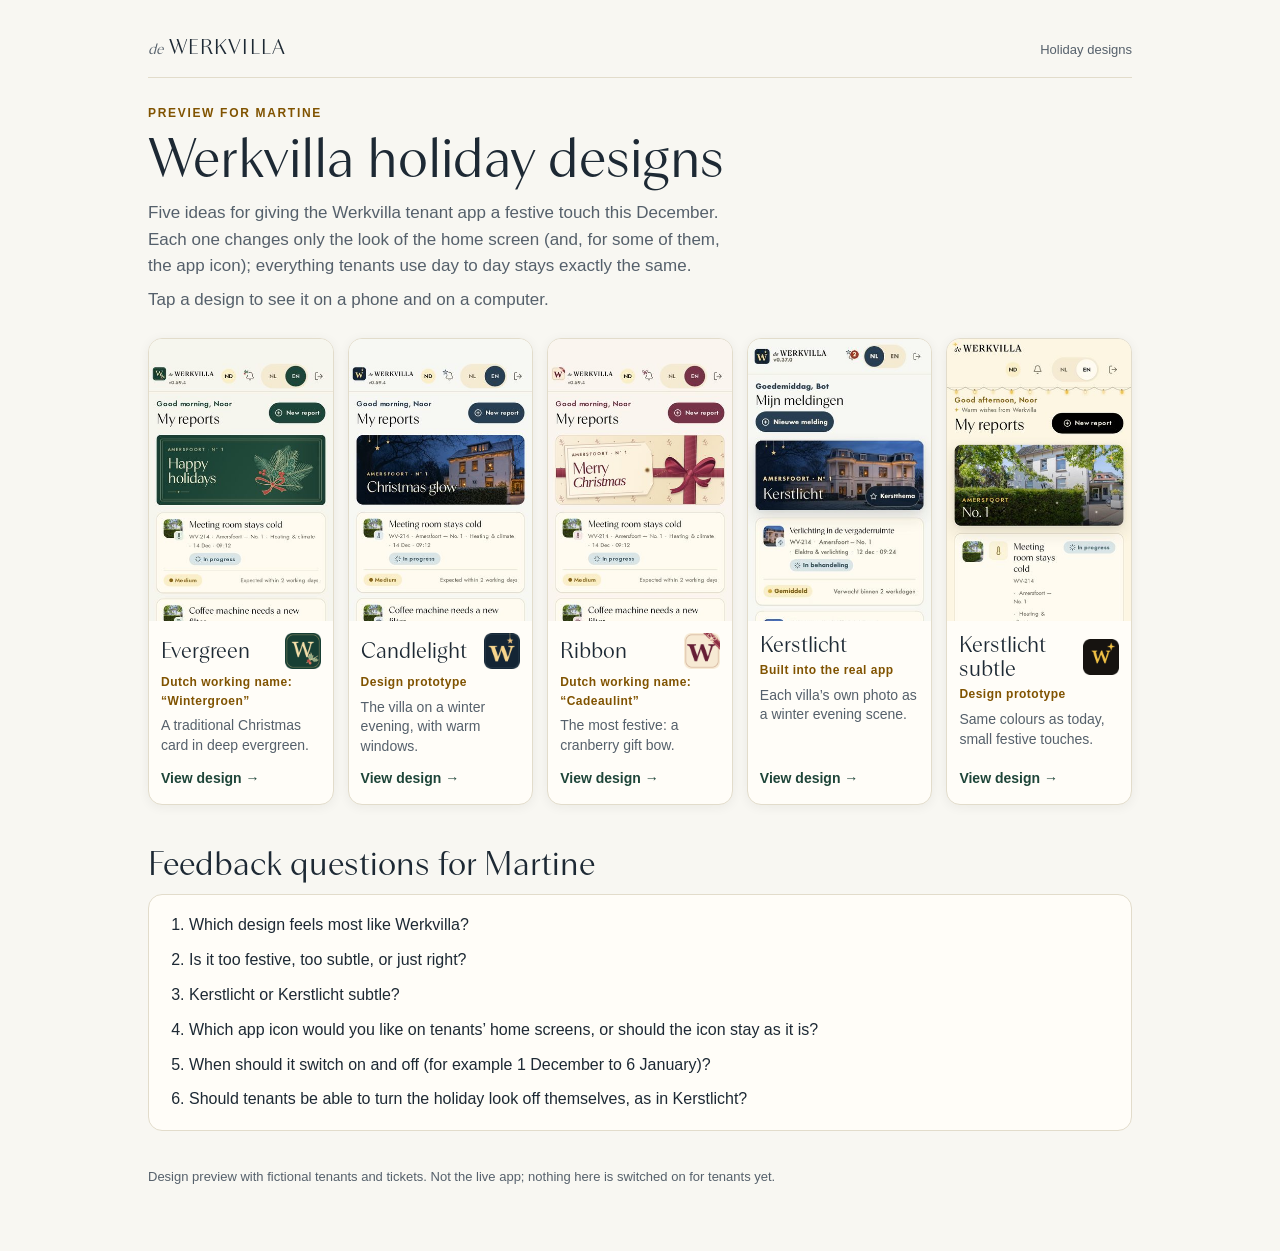
<file: index.html>
<!doctype html>
<html lang="en">
<head>
<meta charset="utf-8">
<meta name="viewport" content="width=device-width, initial-scale=1, viewport-fit=cover">
<meta name="robots" content="noindex,nofollow">
<meta name="referrer" content="no-referrer">
<meta name="theme-color" content="#f8f7f2">
<title>Werkvilla holiday designs — preview for Martine</title>
<link rel="stylesheet" href="style.css">
</head>
<body>
<div class="wrap">
<a class="brand" href="index.html"><i>de</i><b>WERKVILLA</b><span>Holiday designs</span></a>
<p class="eyebrow">Preview for Martine</p>
<h1>Werkvilla holiday designs</h1>
<p class="lead">Five ideas for giving the Werkvilla tenant app a festive touch this December. Each one changes only the look of the home screen (and, for some of them, the app icon); everything tenants use day to day stays exactly the same.</p>
<p class="lead">Tap a design to see it on a phone and on a computer.</p>
<div class="cards">
<a class="card" href="evergreen/index.html">
  <div class="shot"><img src="evergreen/thumb.jpg" alt="Evergreen design on a phone" width="360" height="779" loading="lazy"></div>
  <div class="body">
    <div class="title"><h3>Evergreen</h3><img src="assets/icons/evergreen.png" alt="" width="36" height="36"></div>
    <small>Dutch working name: “Wintergroen”</small>
    <p>A traditional Christmas card in deep evergreen.</p>
    <span class="go">View design →</span>
  </div>
</a>
<a class="card" href="candlelight/index.html">
  <div class="shot"><img src="candlelight/thumb.jpg" alt="Candlelight design on a phone" width="360" height="779" loading="lazy"></div>
  <div class="body">
    <div class="title"><h3>Candlelight</h3><img src="assets/icons/candlelight.png" alt="" width="36" height="36"></div>
    <small>Design prototype</small>
    <p>The villa on a winter evening, with warm windows.</p>
    <span class="go">View design →</span>
  </div>
</a>
<a class="card" href="ribbon/index.html">
  <div class="shot"><img src="ribbon/thumb.jpg" alt="Ribbon design on a phone" width="360" height="779" loading="lazy"></div>
  <div class="body">
    <div class="title"><h3>Ribbon</h3><img src="assets/icons/ribbon.png" alt="" width="36" height="36"></div>
    <small>Dutch working name: “Cadeaulint”</small>
    <p>The most festive: a cranberry gift bow.</p>
    <span class="go">View design →</span>
  </div>
</a>
<a class="card" href="kerstlicht/index.html">
  <div class="shot"><img src="kerstlicht/thumb.jpg" alt="Kerstlicht design on a phone" width="360" height="779" loading="lazy"></div>
  <div class="body">
    <div class="title"><h3>Kerstlicht</h3></div>
    <small>Built into the real app</small>
    <p>Each villa’s own photo as a winter evening scene.</p>
    <span class="go">View design →</span>
  </div>
</a>
<a class="card" href="kerstlicht-subtle/index.html">
  <div class="shot"><img src="kerstlicht-subtle/thumb.jpg" alt="Kerstlicht subtle design on a phone" width="360" height="779" loading="lazy"></div>
  <div class="body">
    <div class="title"><h3>Kerstlicht subtle</h3><img src="assets/icons/kerstlicht-subtle.png" alt="" width="36" height="36"></div>
    <small>Design prototype</small>
    <p>Same colours as today, small festive touches.</p>
    <span class="go">View design →</span>
  </div>
</a>
</div>

<h2>Feedback questions for Martine</h2>
<ol class="questions">
  <li>Which design feels most like Werkvilla?</li>
  <li>Is it too festive, too subtle, or just right?</li>
  <li>Kerstlicht or Kerstlicht subtle?</li>
  <li>Which app icon would you like on tenants’ home screens, or should the icon stay as it is?</li>
  <li>When should it switch on and off (for example 1 December to 6 January)?</li>
  <li>Should tenants be able to turn the holiday look off themselves, as in Kerstlicht?</li>
</ol>
<footer>Design preview with fictional tenants and tickets. Not the live app; nothing here is switched on for tenants yet.</footer>
</div>
</body>
</html>
</file>
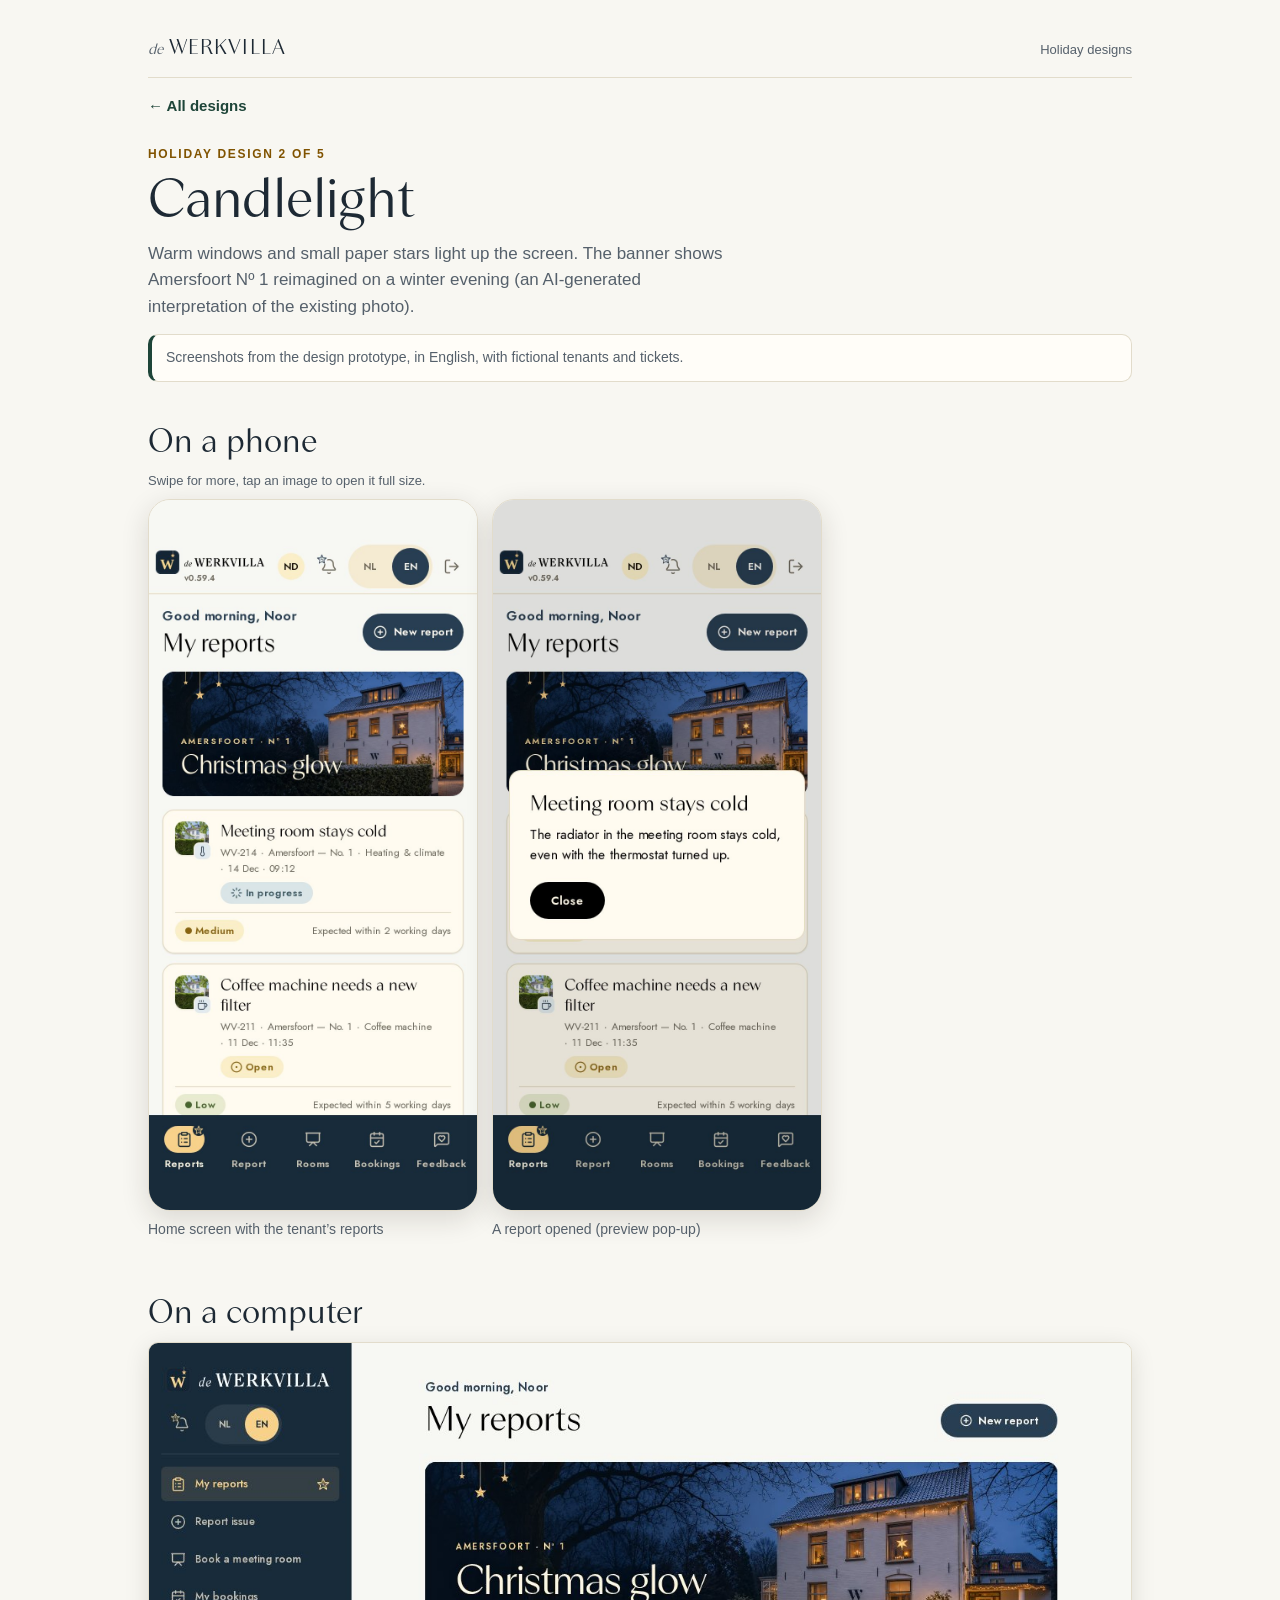
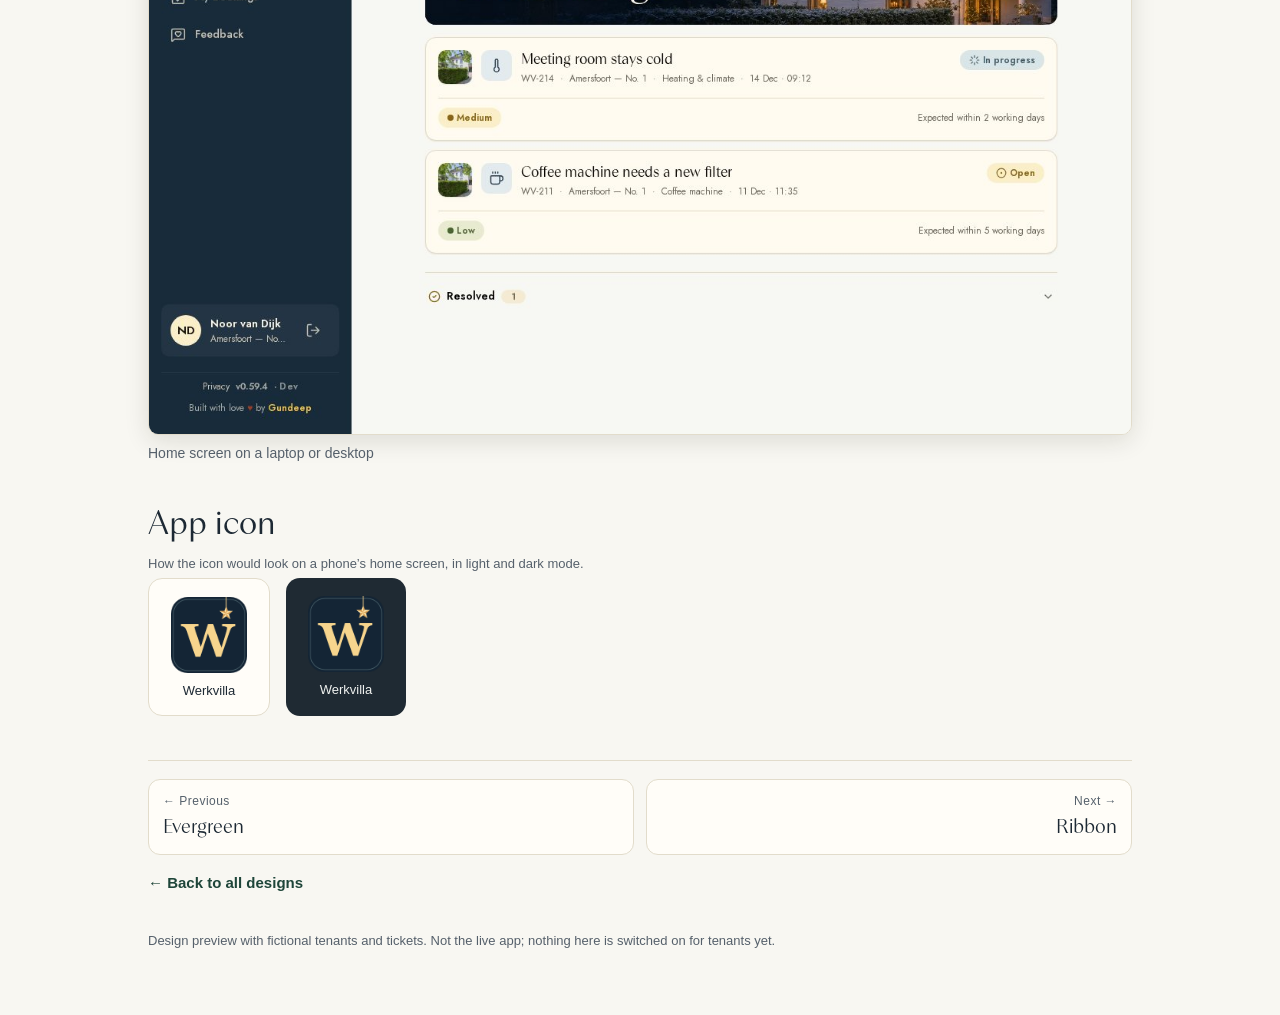
<file: candlelight/index.html>
<!doctype html>
<html lang="en">
<head>
<meta charset="utf-8">
<meta name="viewport" content="width=device-width, initial-scale=1, viewport-fit=cover">
<meta name="robots" content="noindex,nofollow">
<meta name="referrer" content="no-referrer">
<meta name="theme-color" content="#f8f7f2">
<title>Candlelight · Werkvilla holiday designs</title>
<link rel="stylesheet" href="../style.css">
</head>
<body>
<div class="wrap">
<a class="brand" href="../index.html"><i>de</i><b>WERKVILLA</b><span>Holiday designs</span></a>

<a class="back" href="../index.html">← All designs</a>
<p class="eyebrow">Holiday design 2 of 5</p>
<h1>Candlelight</h1>
<p class="lead">Warm windows and small paper stars light up the screen. The banner shows Amersfoort Nº 1 reimagined on a winter evening (an AI-generated interpretation of the existing photo).</p>
<p class="note">Screenshots from the design prototype, in English, with fictional tenants and tickets.</p>
<h2>On a phone</h2>
<p class="hint">Swipe for more, tap an image to open it full size.</p>
<div class="gallery"><figure class="phone"><a href="phone.jpg"><img src="phone.jpg" alt="Candlelight: tenant home screen on a phone" width="780" height="1688"></a><figcaption>Home screen with the tenant’s reports</figcaption></figure><figure class="phone"><a href="phone-detail.jpg"><img src="phone-detail.jpg" alt="Candlelight: a report opened on a phone" width="780" height="1688" loading="lazy"></a><figcaption>A report opened (preview pop-up)</figcaption></figure></div>
<h2>On a computer</h2>
<figure class="desktop"><a href="desktop.jpg"><img src="desktop.jpg" alt="Candlelight: tenant home screen on a computer" width="1280" height="900" loading="lazy"></a><figcaption>Home screen on a laptop or desktop</figcaption></figure>
<h2>App icon</h2>
<p class="hint">How the icon would look on a phone’s home screen, in light and dark mode.</p>
<div class="iconrow">
<div class="tile light"><img src="../assets/icons/candlelight.png" alt="Candlelight app icon" width="76" height="76">Werkvilla</div>
<div class="tile dark"><img src="../assets/icons/candlelight.png" alt="" width="76" height="76">Werkvilla</div>
</div>
<nav class="pager" aria-label="Other designs">
<a class="prev" href="../evergreen/index.html"><span>← Previous</span><b>Evergreen</b></a>
<a class="next" href="../ribbon/index.html"><span>Next →</span><b>Ribbon</b></a>
</nav>
<a class="back" href="../index.html">← Back to all designs</a>
<footer>Design preview with fictional tenants and tickets. Not the live app; nothing here is switched on for tenants yet.</footer>
</div>
</body>
</html>
</file>
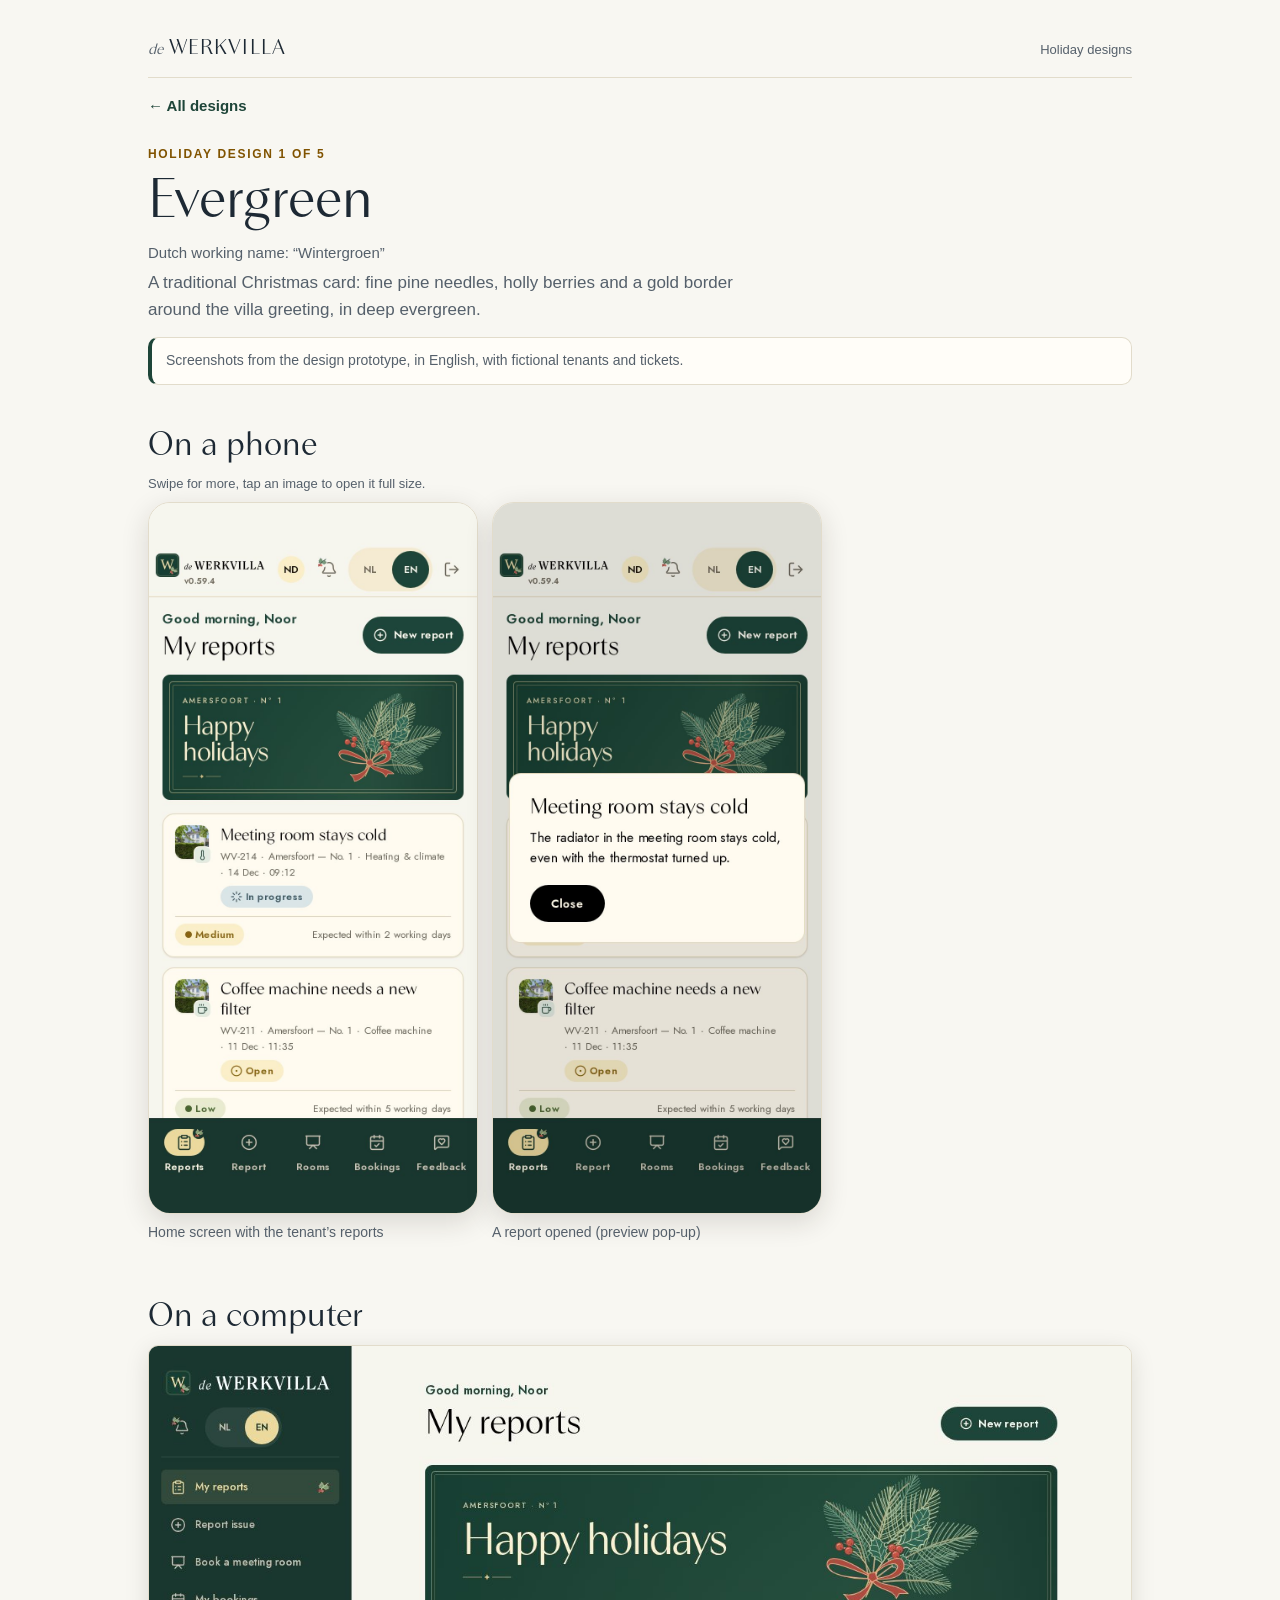
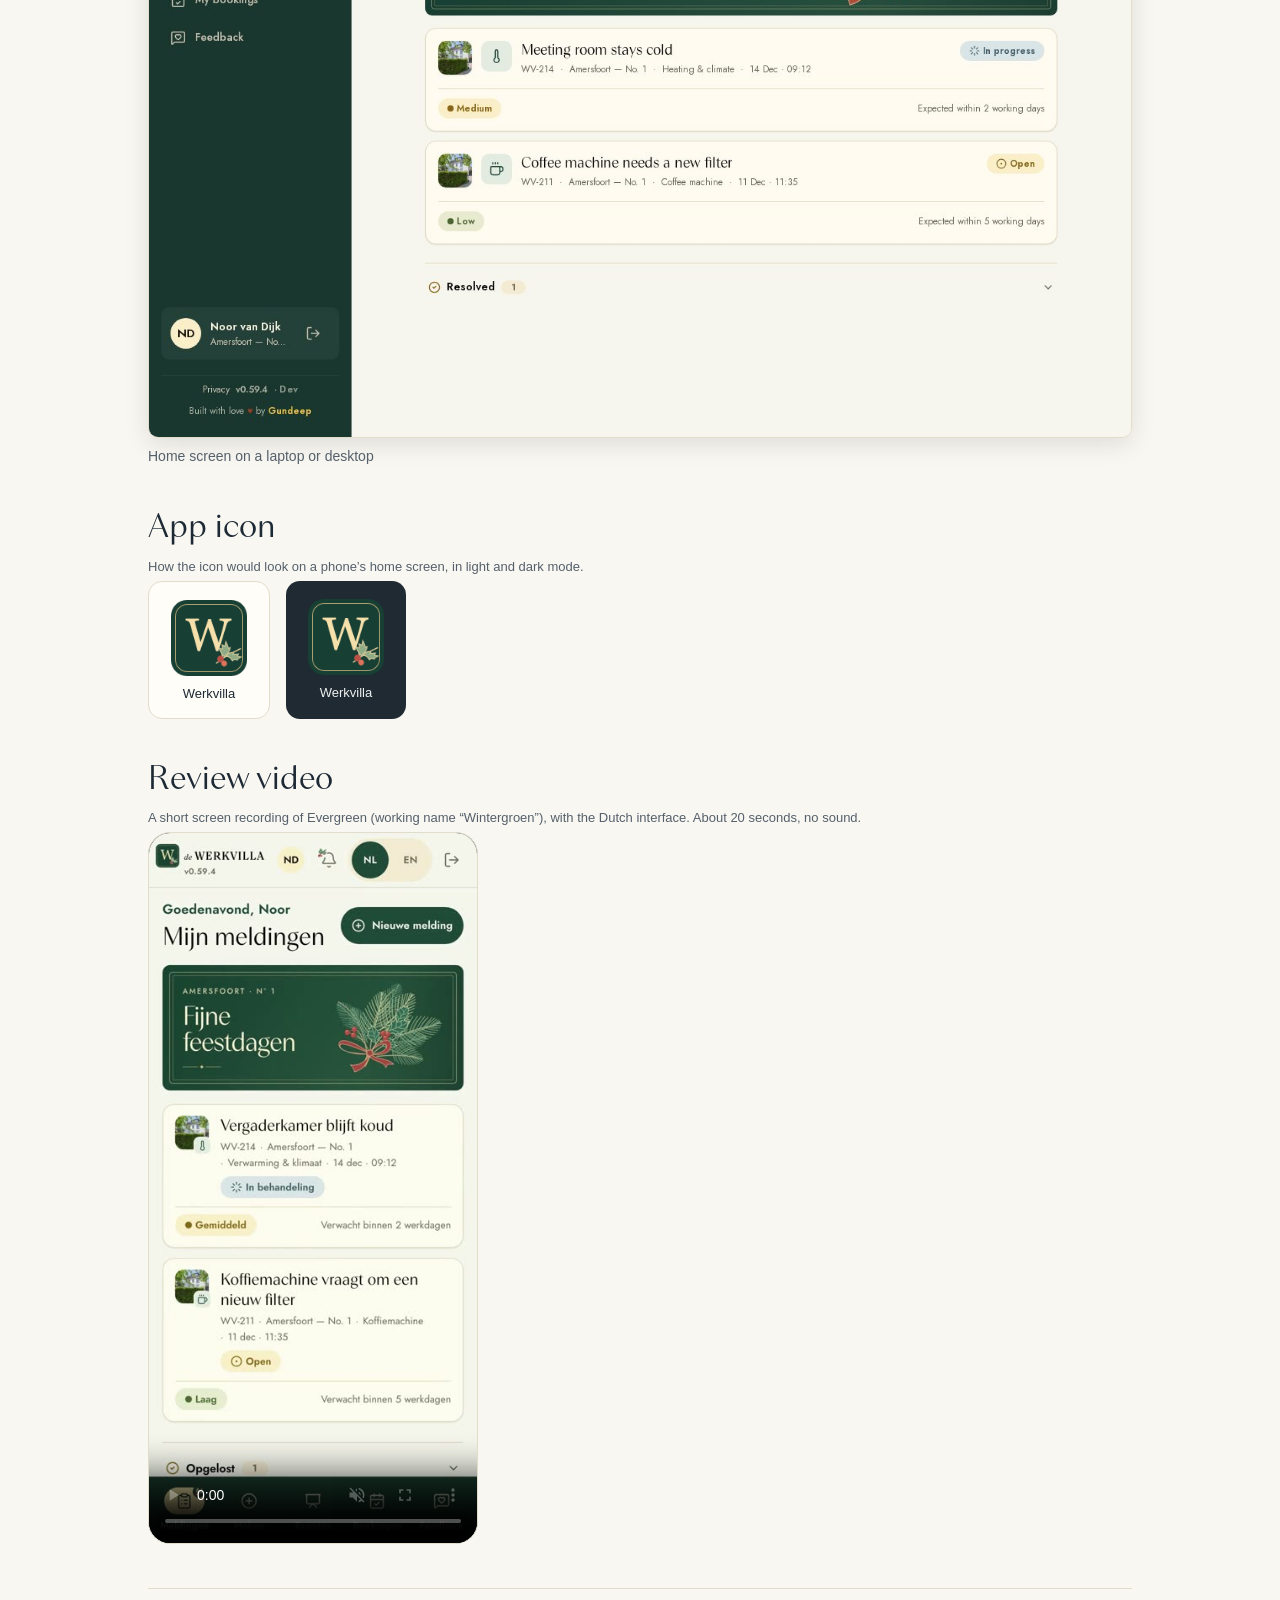
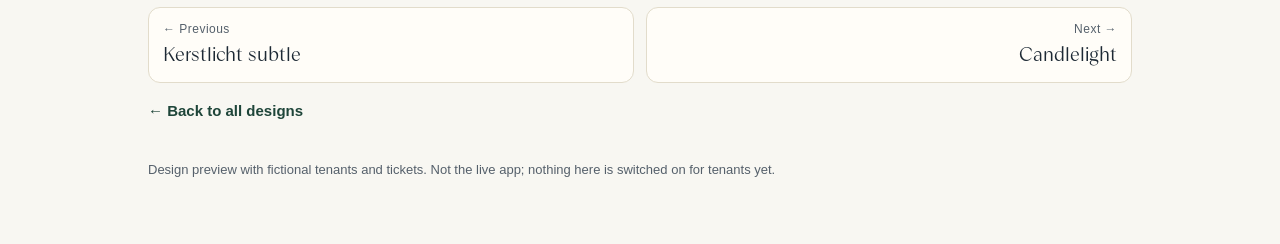
<file: evergreen/index.html>
<!doctype html>
<html lang="en">
<head>
<meta charset="utf-8">
<meta name="viewport" content="width=device-width, initial-scale=1, viewport-fit=cover">
<meta name="robots" content="noindex,nofollow">
<meta name="referrer" content="no-referrer">
<meta name="theme-color" content="#f8f7f2">
<title>Evergreen · Werkvilla holiday designs</title>
<link rel="stylesheet" href="../style.css">
</head>
<body>
<div class="wrap">
<a class="brand" href="../index.html"><i>de</i><b>WERKVILLA</b><span>Holiday designs</span></a>

<a class="back" href="../index.html">← All designs</a>
<p class="eyebrow">Holiday design 1 of 5</p>
<h1>Evergreen</h1>
<p class="dutch">Dutch working name: “Wintergroen”</p>
<p class="lead">A traditional Christmas card: fine pine needles, holly berries and a gold border around the villa greeting, in deep evergreen.</p>
<p class="note">Screenshots from the design prototype, in English, with fictional tenants and tickets.</p>
<h2>On a phone</h2>
<p class="hint">Swipe for more, tap an image to open it full size.</p>
<div class="gallery"><figure class="phone"><a href="phone.jpg"><img src="phone.jpg" alt="Evergreen: tenant home screen on a phone" width="780" height="1688"></a><figcaption>Home screen with the tenant’s reports</figcaption></figure><figure class="phone"><a href="phone-detail.jpg"><img src="phone-detail.jpg" alt="Evergreen: a report opened on a phone" width="780" height="1688" loading="lazy"></a><figcaption>A report opened (preview pop-up)</figcaption></figure></div>
<h2>On a computer</h2>
<figure class="desktop"><a href="desktop.jpg"><img src="desktop.jpg" alt="Evergreen: tenant home screen on a computer" width="1280" height="900" loading="lazy"></a><figcaption>Home screen on a laptop or desktop</figcaption></figure>
<h2>App icon</h2>
<p class="hint">How the icon would look on a phone’s home screen, in light and dark mode.</p>
<div class="iconrow">
<div class="tile light"><img src="../assets/icons/evergreen.png" alt="Evergreen app icon" width="76" height="76">Werkvilla</div>
<div class="tile dark"><img src="../assets/icons/evergreen.png" alt="" width="76" height="76">Werkvilla</div>
</div>
<h2>Review video</h2>
<p class="hint">A short screen recording of Evergreen (working name “Wintergroen”), with the Dutch interface. About 20 seconds, no sound.</p>
<figure class="video"><video controls playsinline muted preload="metadata" poster="review-poster.jpg" width="390" height="844">
<source src="review.mp4" type="video/mp4">
Your browser can’t play this video. <a href="review.mp4">Download it</a> instead.
</video></figure>
<nav class="pager" aria-label="Other designs">
<a class="prev" href="../kerstlicht-subtle/index.html"><span>← Previous</span><b>Kerstlicht subtle</b></a>
<a class="next" href="../candlelight/index.html"><span>Next →</span><b>Candlelight</b></a>
</nav>
<a class="back" href="../index.html">← Back to all designs</a>
<footer>Design preview with fictional tenants and tickets. Not the live app; nothing here is switched on for tenants yet.</footer>
</div>
</body>
</html>
</file>
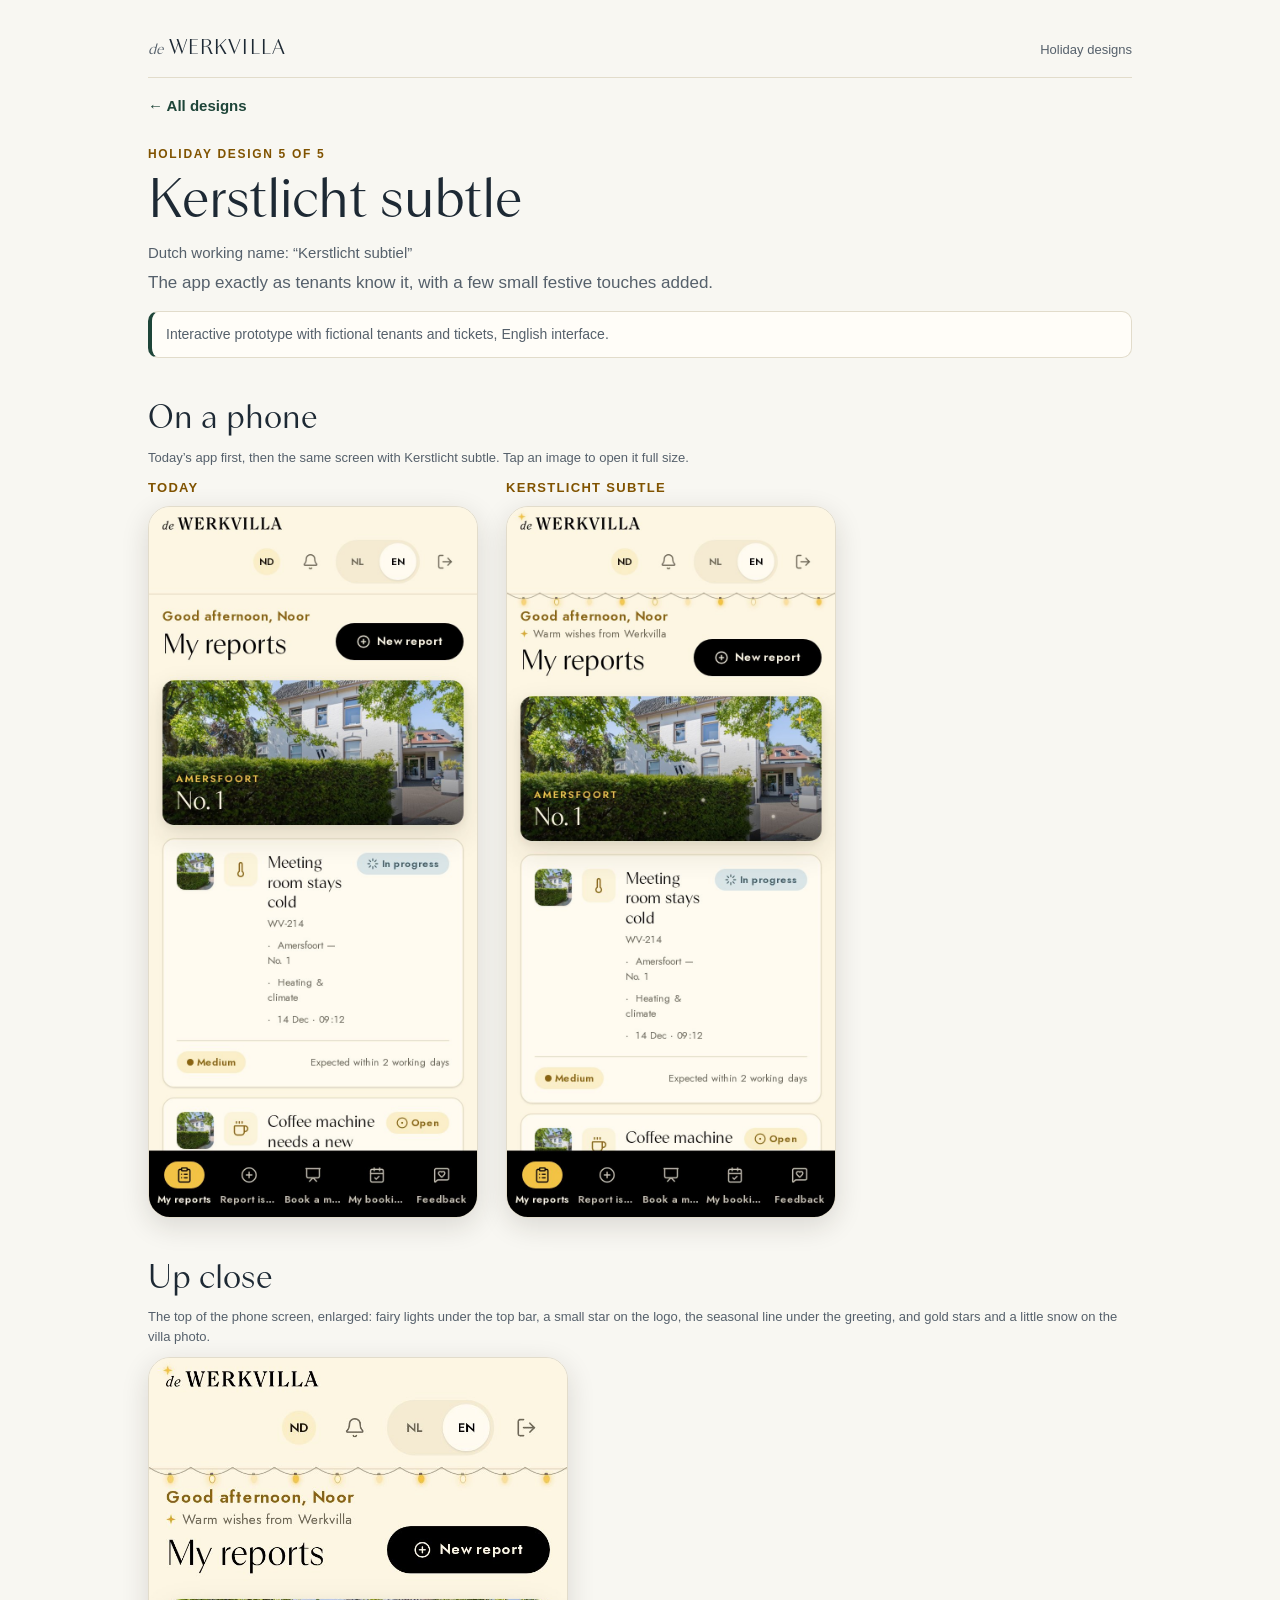
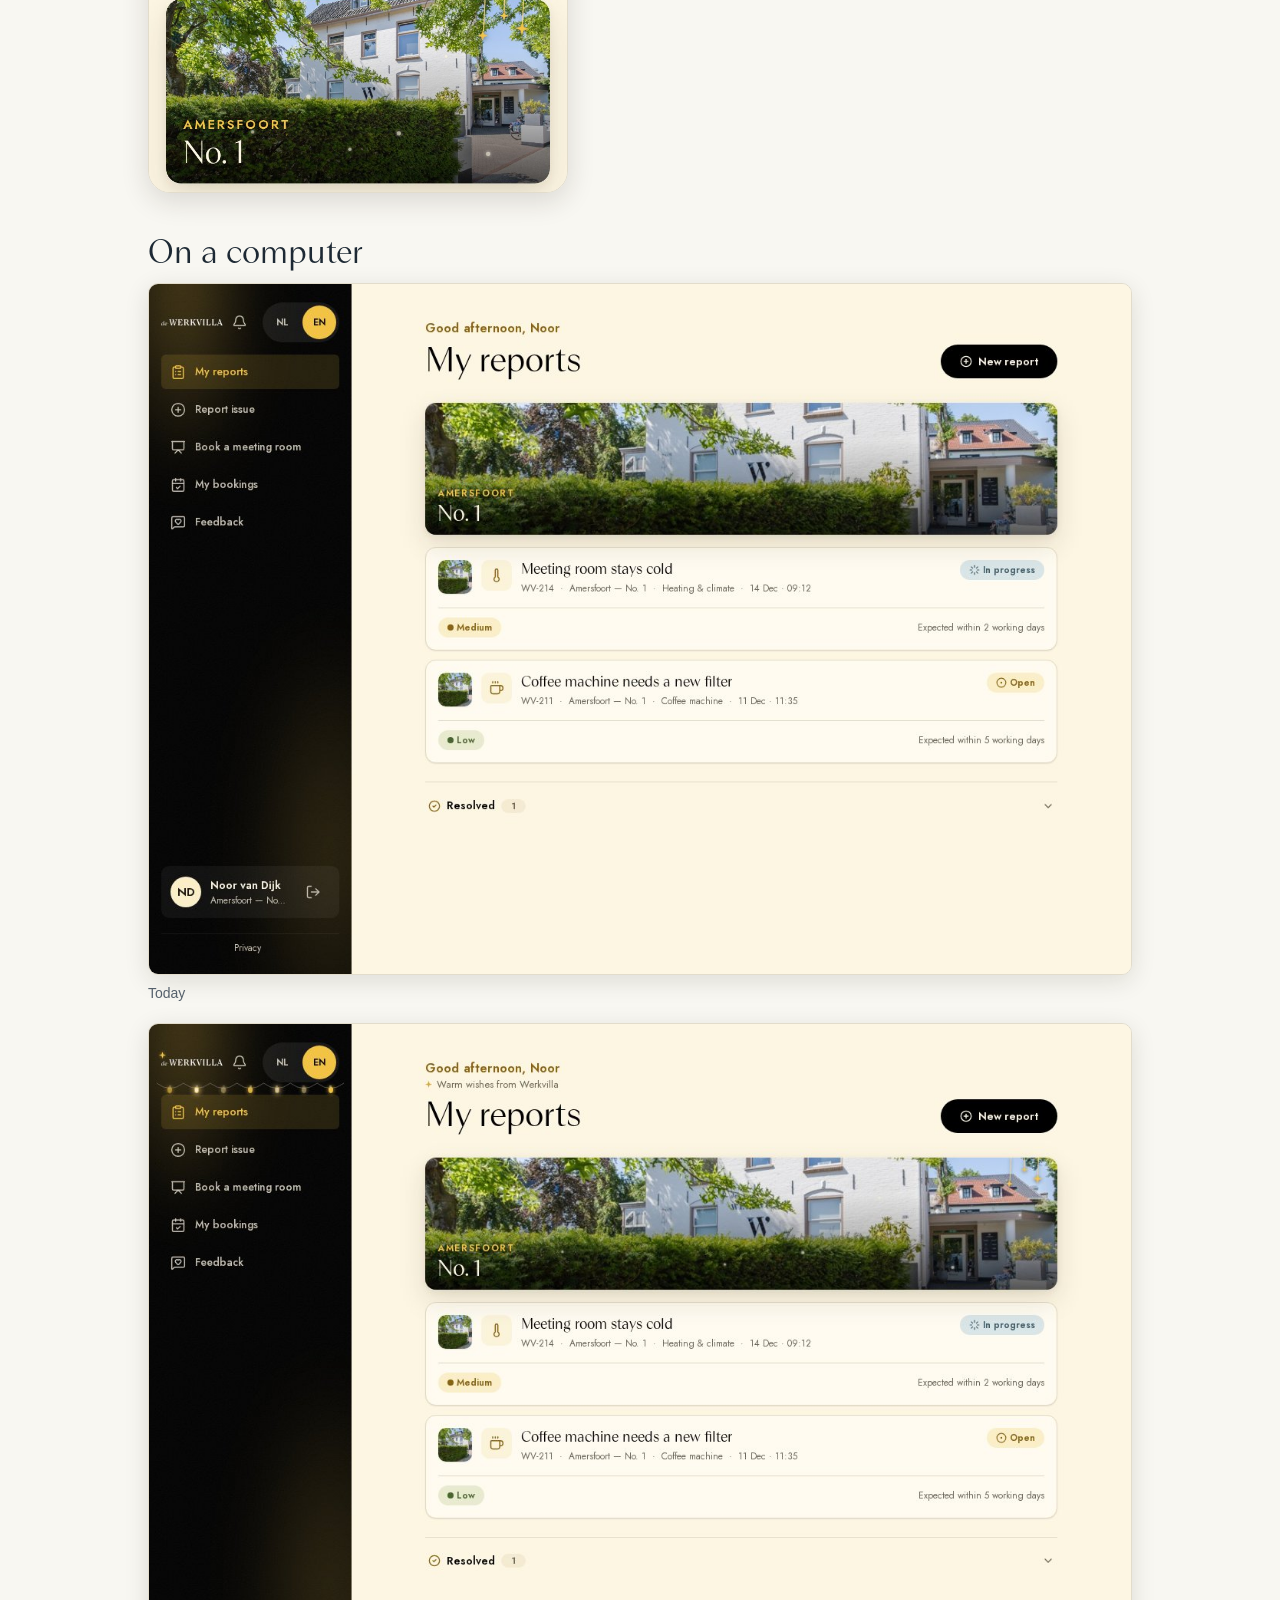
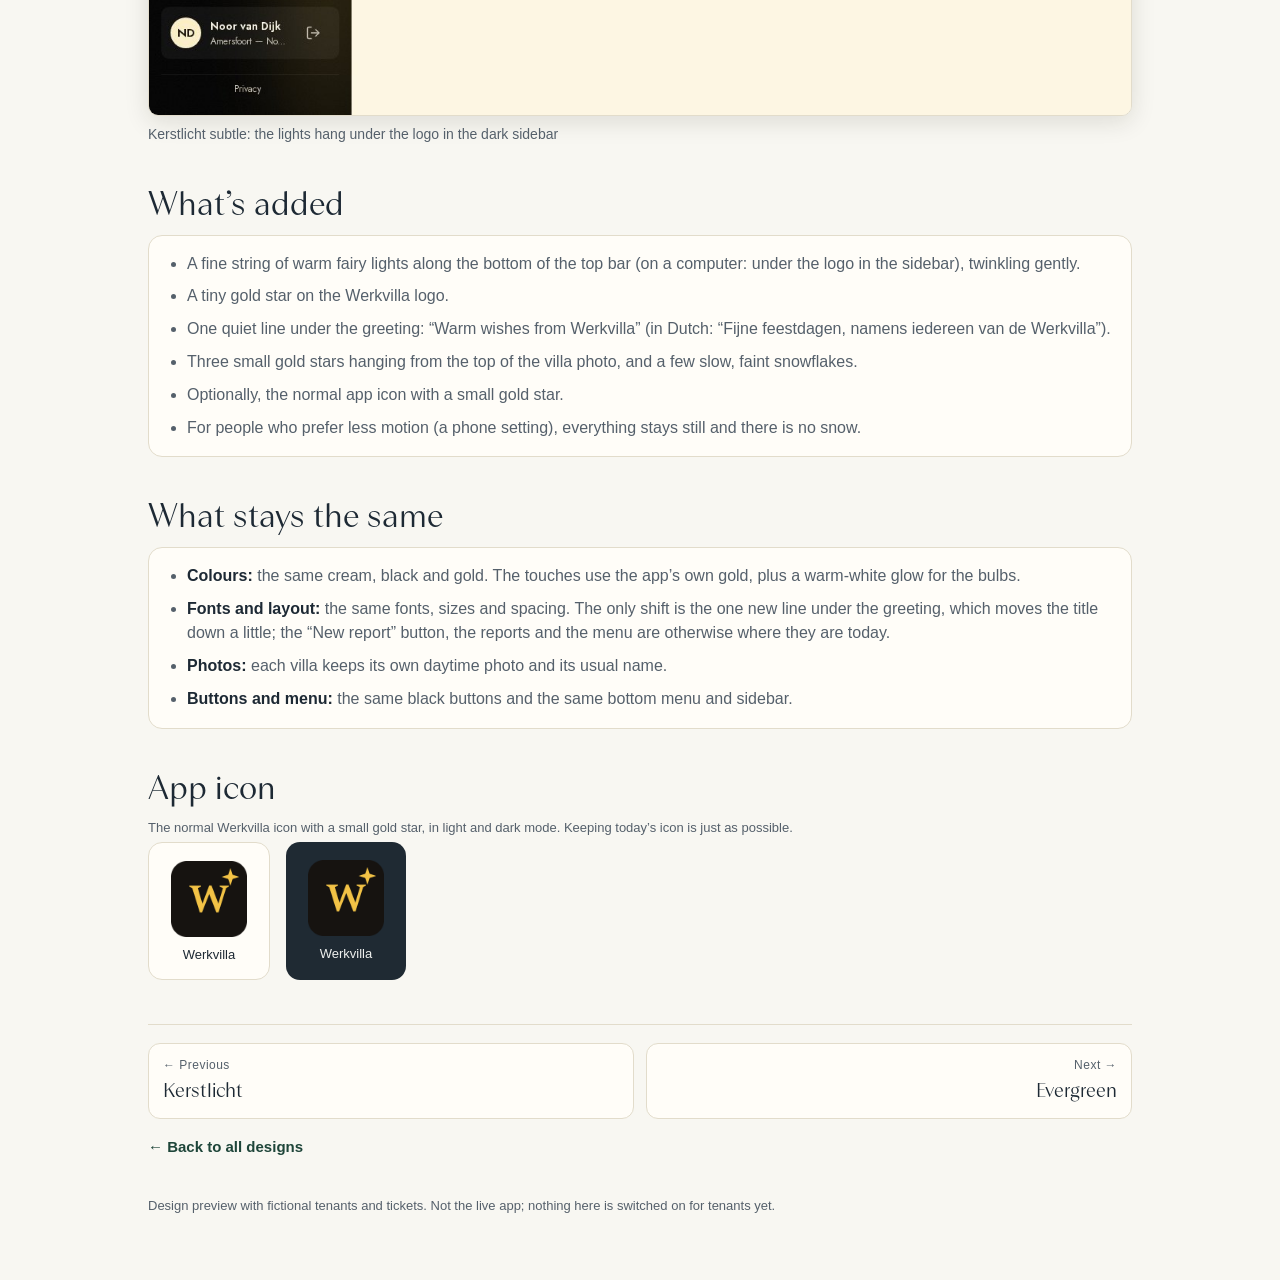
<file: kerstlicht-subtle/index.html>
<!doctype html>
<html lang="en">
<head>
<meta charset="utf-8">
<meta name="viewport" content="width=device-width, initial-scale=1, viewport-fit=cover">
<meta name="robots" content="noindex,nofollow">
<meta name="referrer" content="no-referrer">
<meta name="theme-color" content="#f8f7f2">
<title>Kerstlicht subtle · Werkvilla holiday designs</title>
<link rel="stylesheet" href="../style.css">
</head>
<body>
<div class="wrap">
<a class="brand" href="../index.html"><i>de</i><b>WERKVILLA</b><span>Holiday designs</span></a>

<a class="back" href="../index.html">← All designs</a>
<p class="eyebrow">Holiday design 5 of 5</p>
<h1>Kerstlicht subtle</h1>
<p class="dutch">Dutch working name: “Kerstlicht subtiel”</p>
<p class="lead">The app exactly as tenants know it, with a few small festive touches added.</p>
<p class="note">Interactive prototype with fictional tenants and tickets, English interface.</p>
<h2>On a phone</h2>
<p class="hint">Today’s app first, then the same screen with Kerstlicht subtle. Tap an image to open it full size.</p>
<div class="compare">
<figure class="phone"><figcaption>Today</figcaption><a href="phone-today.jpg"><img src="phone-today.jpg" alt="Today: tenant home screen on a phone, without holiday touches" width="780" height="1688"></a></figure>
<figure class="phone"><figcaption>Kerstlicht subtle</figcaption><a href="phone.jpg"><img src="phone.jpg" alt="Kerstlicht subtle: the same tenant home screen with fairy lights, a star on the logo, a seasonal greeting and hanging stars on the villa photo" width="780" height="1688"></a></figure>
</div>
<h2>Up close</h2>
<p class="hint">The top of the phone screen, enlarged: fairy lights under the top bar, a small star on the logo, the seasonal line under the greeting, and gold stars and a little snow on the villa photo.</p>
<figure class="phone detail"><a href="phone-detail.jpg"><img src="phone-detail.jpg" alt="Kerstlicht subtle: close-up of the top bar, greeting and villa photo on a phone" width="780" height="810" loading="lazy"></a></figure>
<h2>On a computer</h2>
<figure class="desktop"><a href="desktop-today.jpg"><img src="desktop-today.jpg" alt="Today: tenant home screen on a computer, without holiday touches" width="1280" height="900" loading="lazy"></a><figcaption>Today</figcaption></figure>
<div style="height:18px"></div>
<figure class="desktop"><a href="desktop.jpg"><img src="desktop.jpg" alt="Kerstlicht subtle: tenant home screen on a computer, with fairy lights under the logo in the sidebar" width="1280" height="900" loading="lazy"></a><figcaption>Kerstlicht subtle: the lights hang under the logo in the dark sidebar</figcaption></figure>
<h2>What’s added</h2>
<ul class="points">
  <li>A fine string of warm fairy lights along the bottom of the top bar (on a computer: under the logo in the sidebar), twinkling gently.</li>
  <li>A tiny gold star on the Werkvilla logo.</li>
  <li>One quiet line under the greeting: “Warm wishes from Werkvilla” (in Dutch: “Fijne feestdagen, namens iedereen van de Werkvilla”).</li>
  <li>Three small gold stars hanging from the top of the villa photo, and a few slow, faint snowflakes.</li>
  <li>Optionally, the normal app icon with a small gold star.</li>
  <li>For people who prefer less motion (a phone setting), everything stays still and there is no snow.</li>
</ul>
<h2>What stays the same</h2>
<ul class="points">
  <li><b>Colours:</b> the same cream, black and gold. The touches use the app’s own gold, plus a warm-white glow for the bulbs.</li>
  <li><b>Fonts and layout:</b> the same fonts, sizes and spacing. The only shift is the one new line under the greeting, which moves the title down a little; the “New report” button, the reports and the menu are otherwise where they are today.</li>
  <li><b>Photos:</b> each villa keeps its own daytime photo and its usual name.</li>
  <li><b>Buttons and menu:</b> the same black buttons and the same bottom menu and sidebar.</li>
</ul>
<h2>App icon</h2>
<p class="hint">The normal Werkvilla icon with a small gold star, in light and dark mode. Keeping today’s icon is just as possible.</p>
<div class="iconrow">
<div class="tile light"><img src="../assets/icons/kerstlicht-subtle.png" alt="Kerstlicht subtle app icon" width="76" height="76">Werkvilla</div>
<div class="tile dark"><img src="../assets/icons/kerstlicht-subtle.png" alt="" width="76" height="76">Werkvilla</div>
</div>
<nav class="pager" aria-label="Other designs">
<a class="prev" href="../kerstlicht/index.html"><span>← Previous</span><b>Kerstlicht</b></a>
<a class="next" href="../evergreen/index.html"><span>Next →</span><b>Evergreen</b></a>
</nav>
<a class="back" href="../index.html">← Back to all designs</a>
<footer>Design preview with fictional tenants and tickets. Not the live app; nothing here is switched on for tenants yet.</footer>
</div>
</body>
</html>
</file>
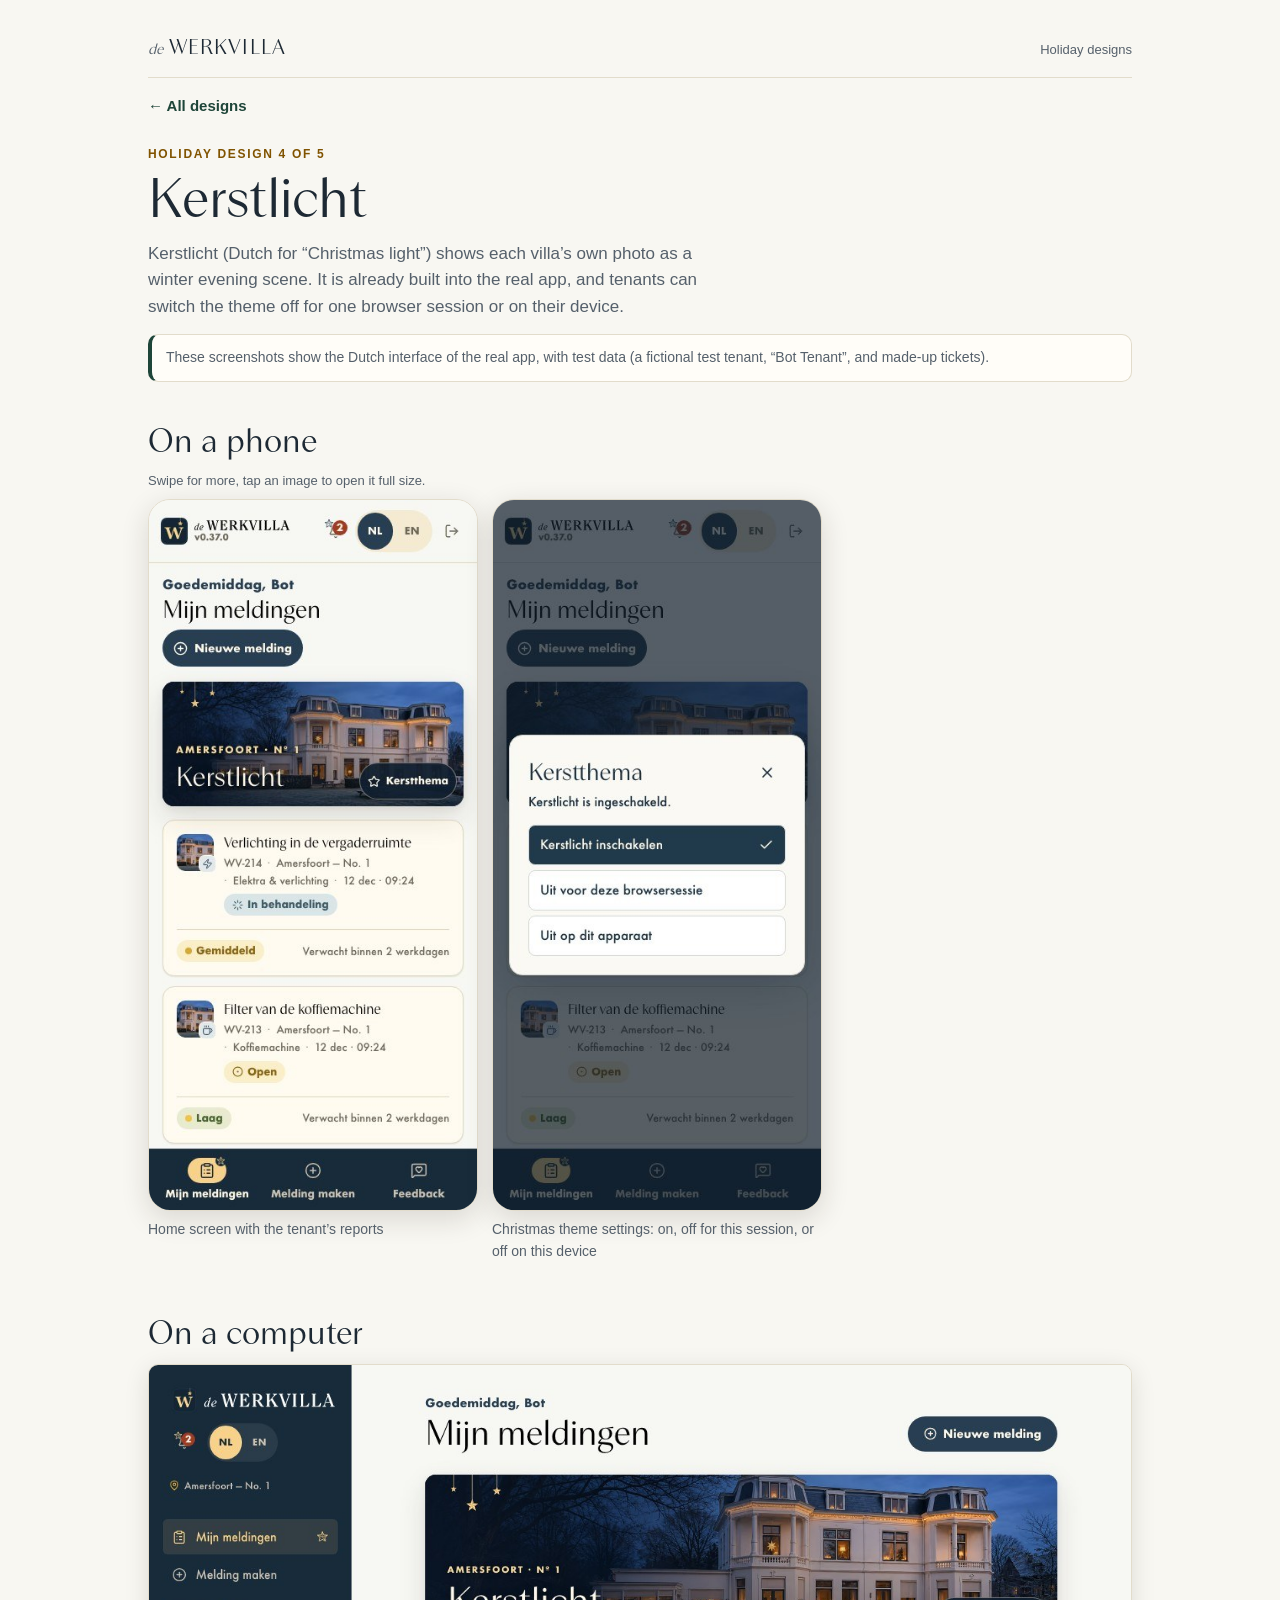
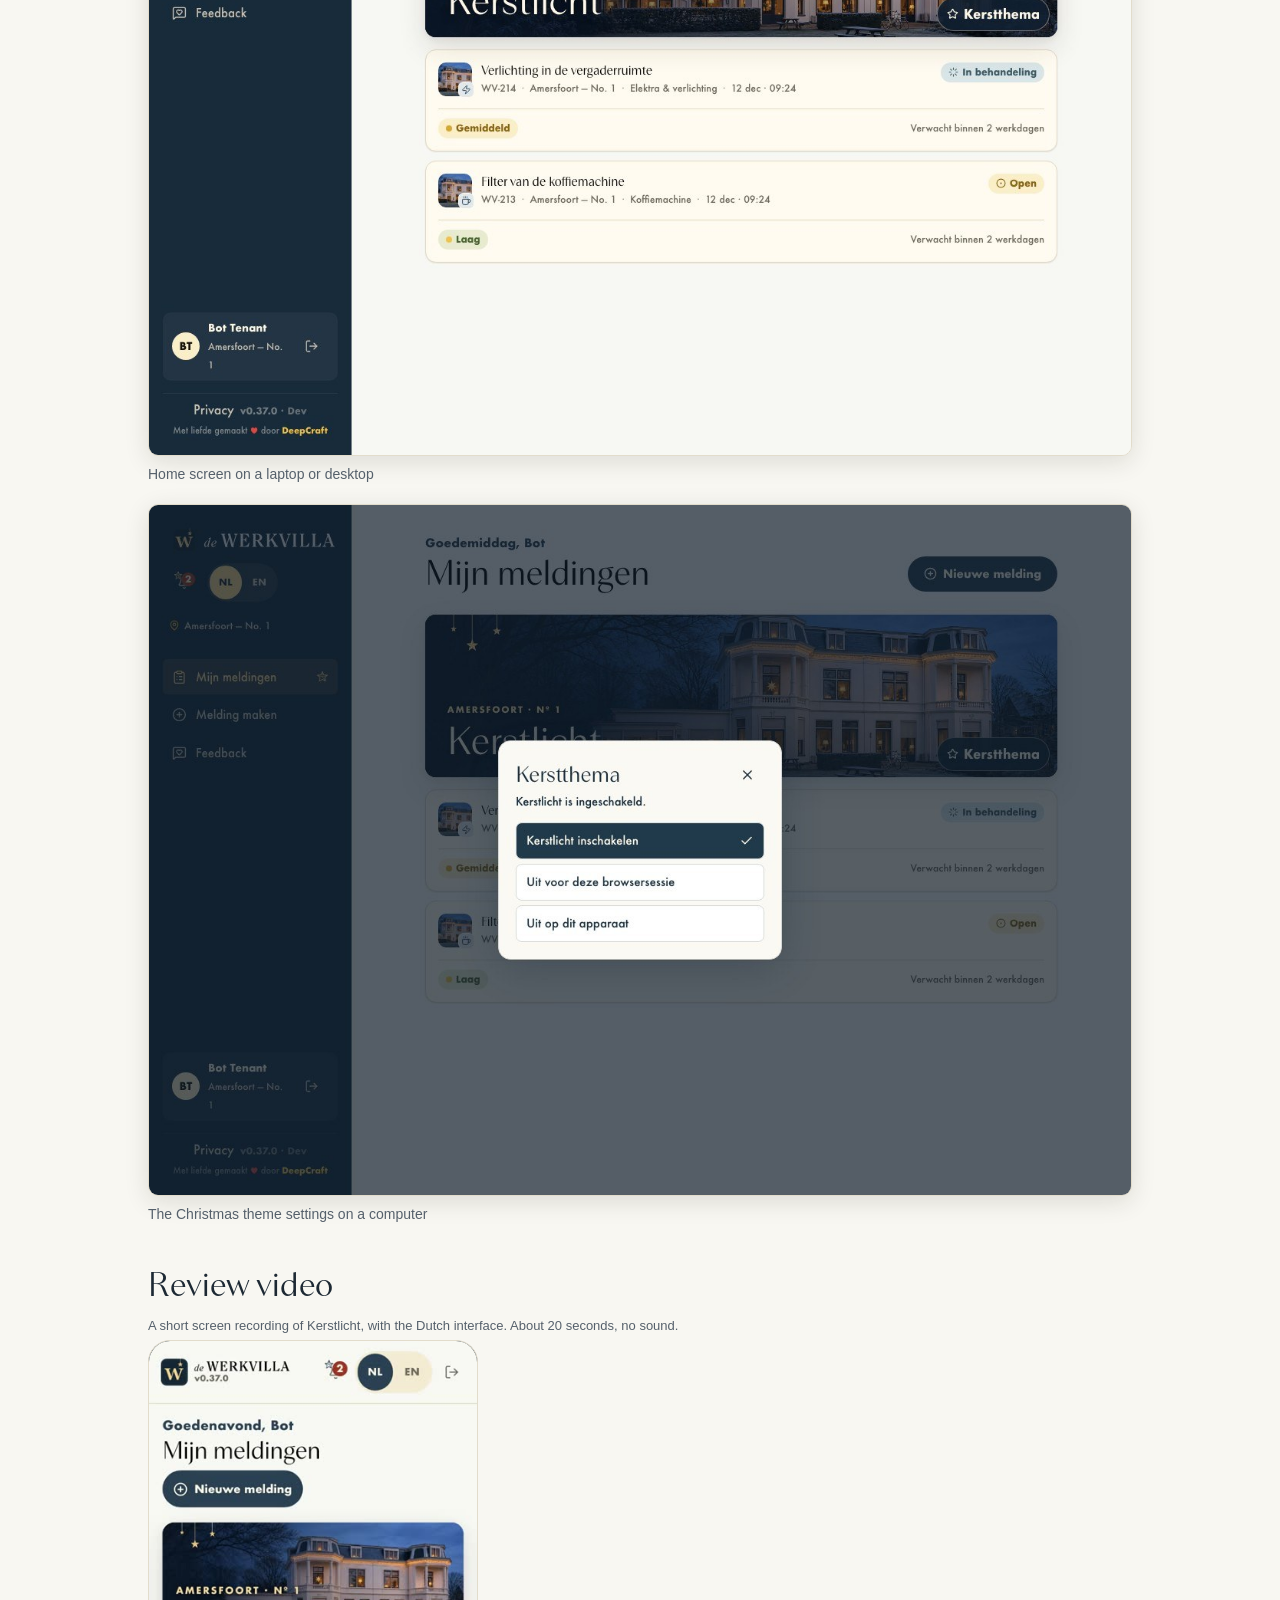
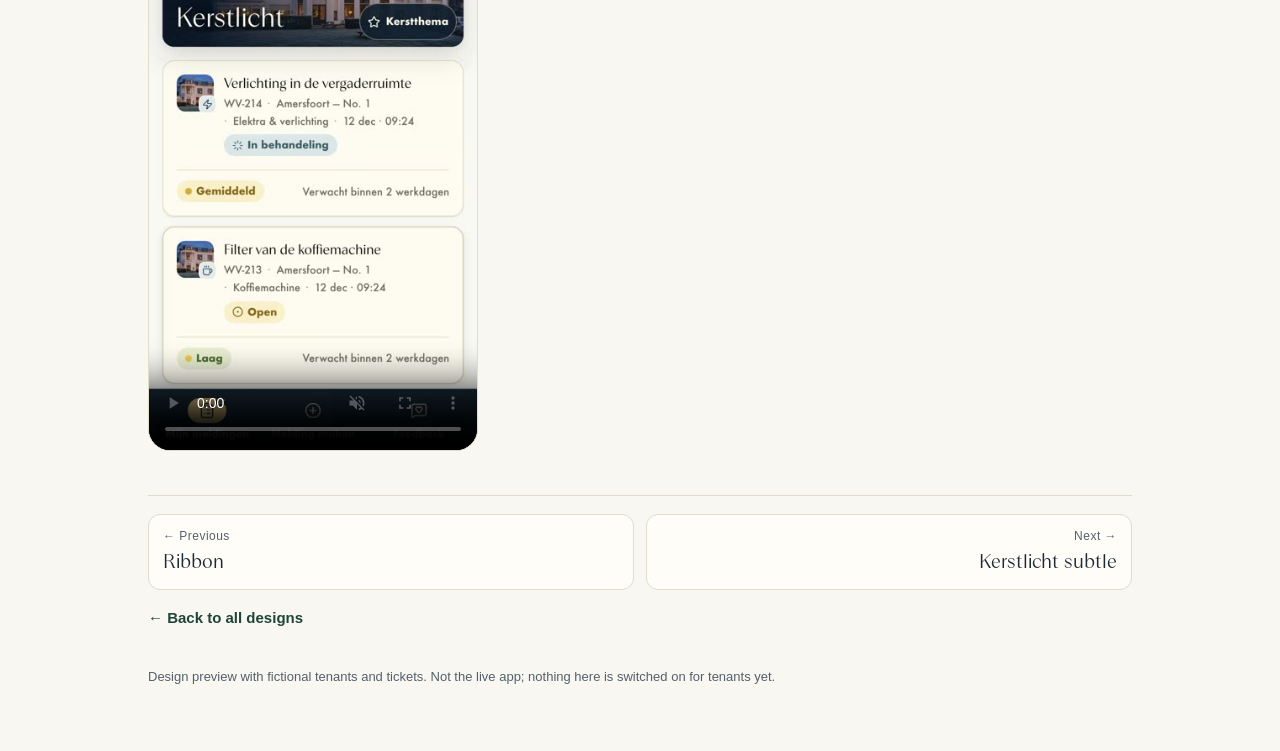
<file: kerstlicht/index.html>
<!doctype html>
<html lang="en">
<head>
<meta charset="utf-8">
<meta name="viewport" content="width=device-width, initial-scale=1, viewport-fit=cover">
<meta name="robots" content="noindex,nofollow">
<meta name="referrer" content="no-referrer">
<meta name="theme-color" content="#f8f7f2">
<title>Kerstlicht · Werkvilla holiday designs</title>
<link rel="stylesheet" href="../style.css">
</head>
<body>
<div class="wrap">
<a class="brand" href="../index.html"><i>de</i><b>WERKVILLA</b><span>Holiday designs</span></a>

<a class="back" href="../index.html">← All designs</a>
<p class="eyebrow">Holiday design 4 of 5</p>
<h1>Kerstlicht</h1>
<p class="lead">Kerstlicht (Dutch for “Christmas light”) shows each villa’s own photo as a winter evening scene. It is already built into the real app, and tenants can switch the theme off for one browser session or on their device.</p>
<p class="note">These screenshots show the Dutch interface of the real app, with test data (a fictional test tenant, “Bot Tenant”, and made-up tickets).</p>
<h2>On a phone</h2>
<p class="hint">Swipe for more, tap an image to open it full size.</p>
<div class="gallery"><figure class="phone"><a href="phone.jpg"><img src="phone.jpg" alt="Kerstlicht: tenant home screen on a phone" width="390" height="844"></a><figcaption>Home screen with the tenant’s reports</figcaption></figure><figure class="phone"><a href="phone-settings.jpg"><img src="phone-settings.jpg" alt="Kerstlicht: Christmas theme settings on a phone" width="390" height="844" loading="lazy"></a><figcaption>Christmas theme settings: on, off for this session, or off on this device</figcaption></figure></div>
<h2>On a computer</h2>
<figure class="desktop"><a href="desktop.jpg"><img src="desktop.jpg" alt="Kerstlicht: tenant home screen on a computer" width="1280" height="900" loading="lazy"></a><figcaption>Home screen on a laptop or desktop</figcaption></figure>
<div style="height:18px"></div>
<figure class="desktop"><a href="desktop-settings.jpg"><img src="desktop-settings.jpg" alt="Kerstlicht: Christmas theme settings on a computer" width="1280" height="900" loading="lazy"></a><figcaption>The Christmas theme settings on a computer</figcaption></figure>
<h2>Review video</h2>
<p class="hint">A short screen recording of Kerstlicht, with the Dutch interface. About 20 seconds, no sound.</p>
<figure class="video"><video controls playsinline muted preload="metadata" poster="review-poster.jpg" width="390" height="844">
<source src="review.mp4" type="video/mp4">
Your browser can’t play this video. <a href="review.mp4">Download it</a> instead.
</video></figure>
<nav class="pager" aria-label="Other designs">
<a class="prev" href="../ribbon/index.html"><span>← Previous</span><b>Ribbon</b></a>
<a class="next" href="../kerstlicht-subtle/index.html"><span>Next →</span><b>Kerstlicht subtle</b></a>
</nav>
<a class="back" href="../index.html">← Back to all designs</a>
<footer>Design preview with fictional tenants and tickets. Not the live app; nothing here is switched on for tenants yet.</footer>
</div>
</body>
</html>
</file>
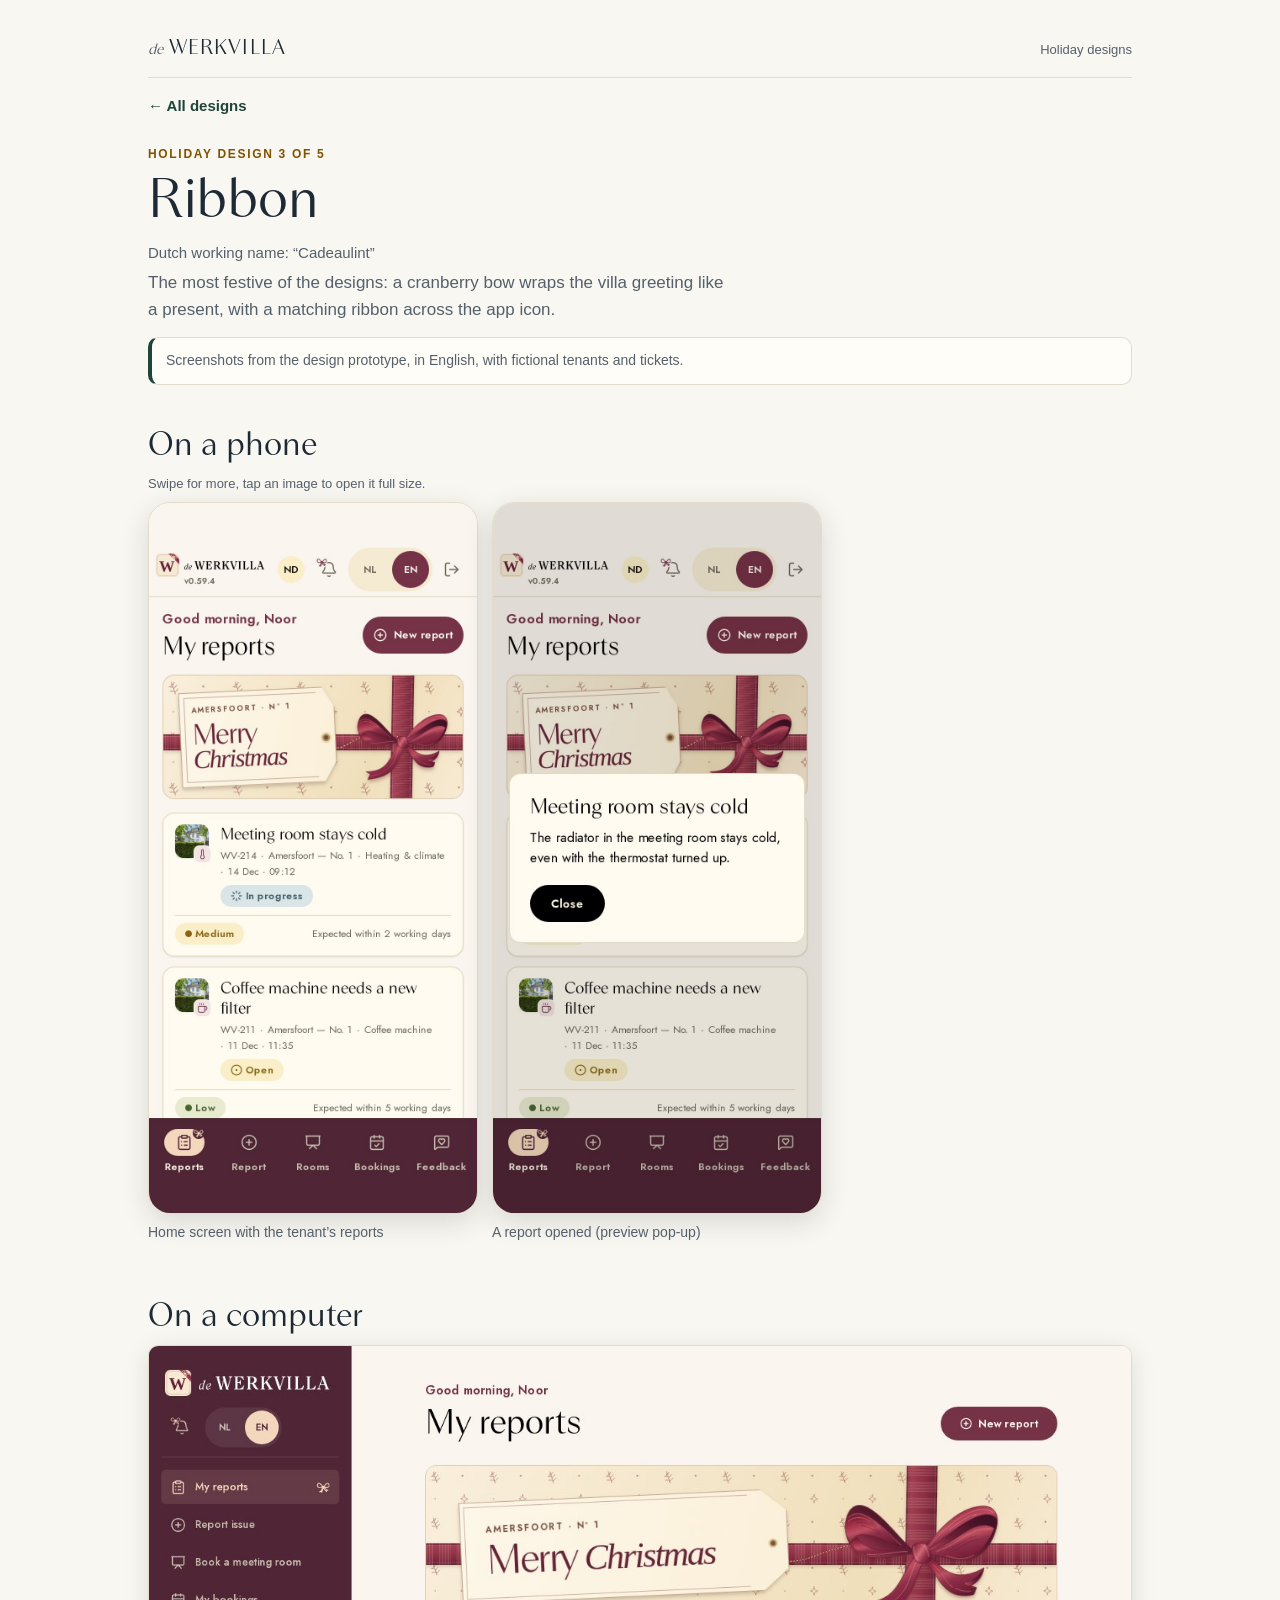
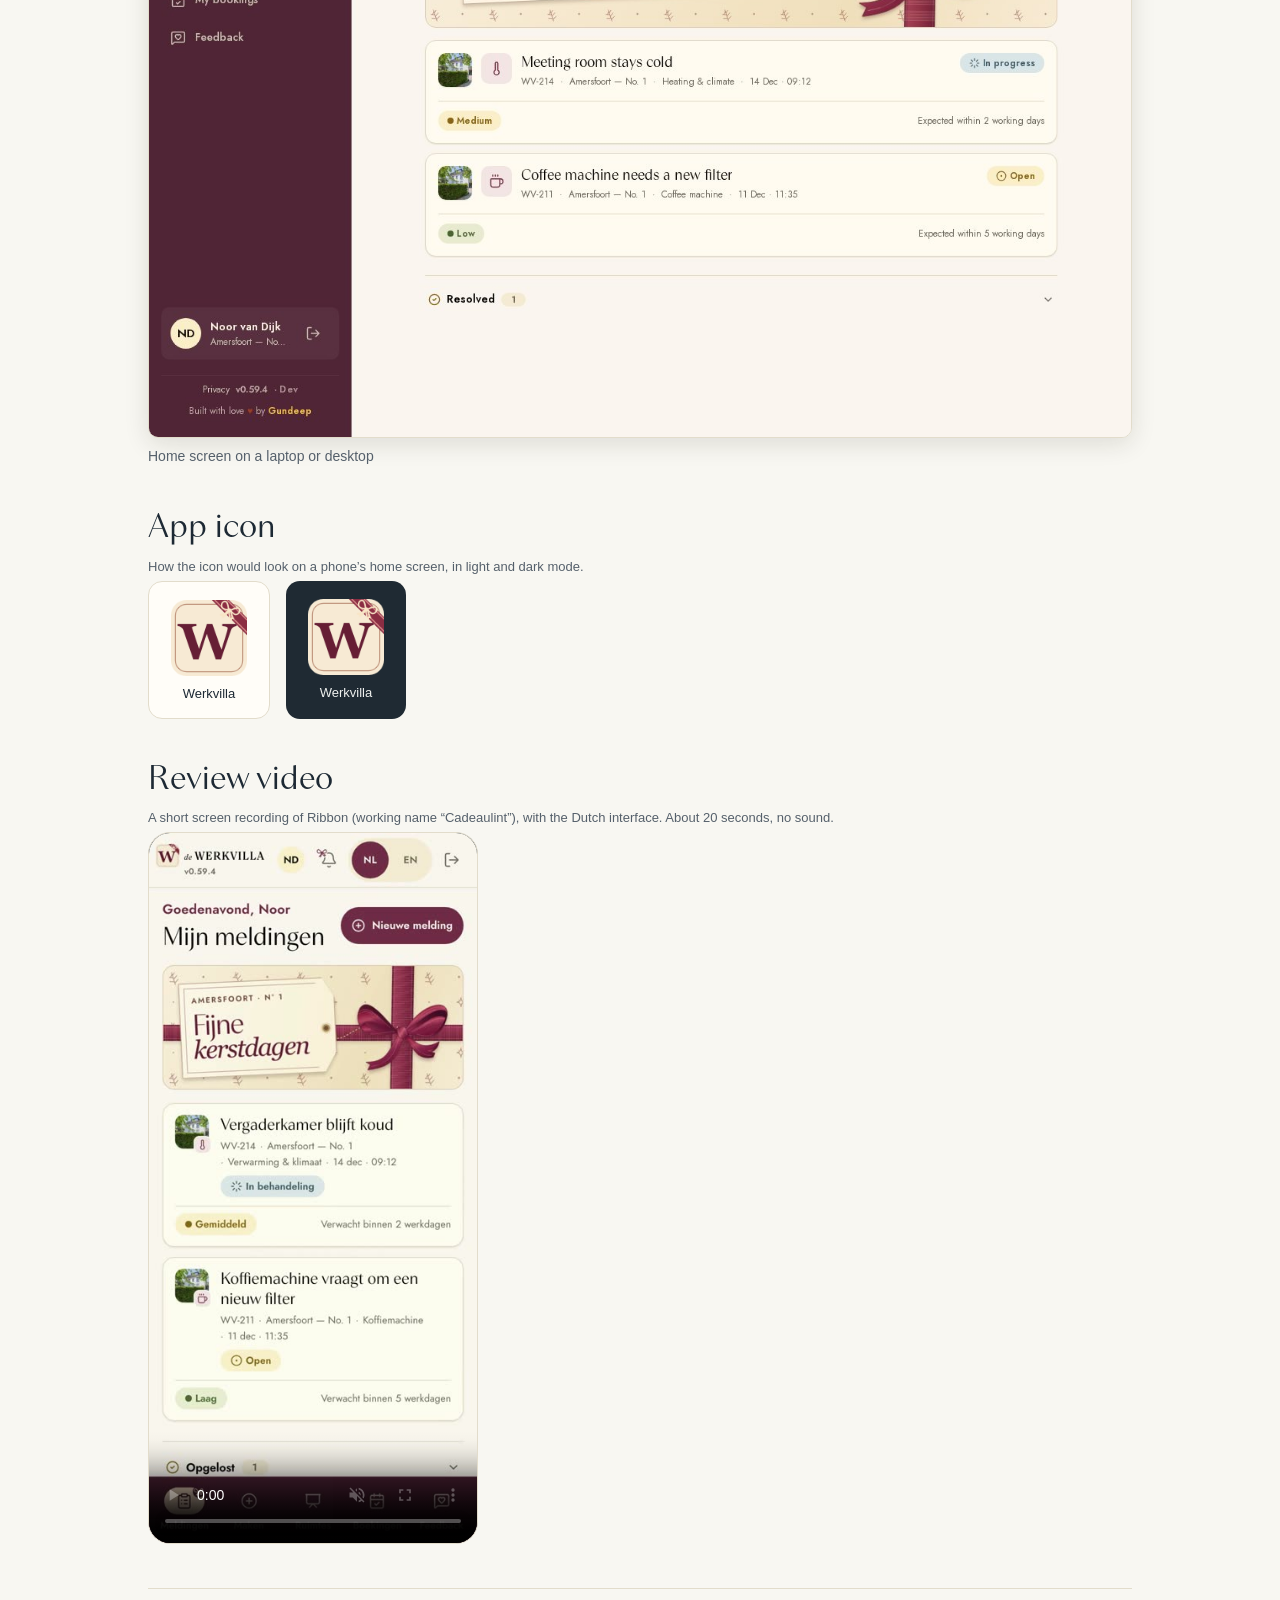
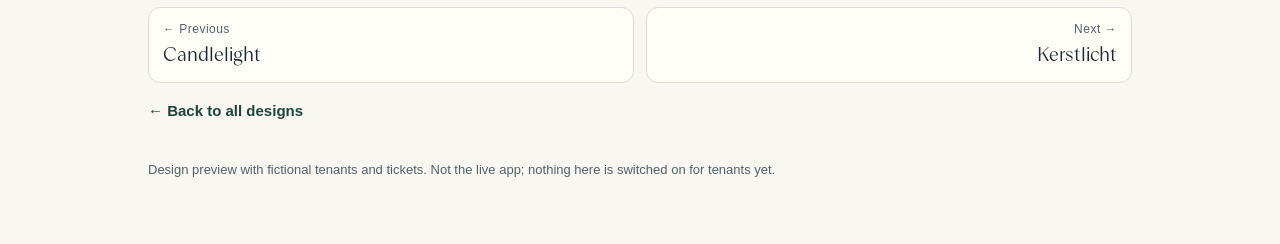
<file: ribbon/index.html>
<!doctype html>
<html lang="en">
<head>
<meta charset="utf-8">
<meta name="viewport" content="width=device-width, initial-scale=1, viewport-fit=cover">
<meta name="robots" content="noindex,nofollow">
<meta name="referrer" content="no-referrer">
<meta name="theme-color" content="#f8f7f2">
<title>Ribbon · Werkvilla holiday designs</title>
<link rel="stylesheet" href="../style.css">
</head>
<body>
<div class="wrap">
<a class="brand" href="../index.html"><i>de</i><b>WERKVILLA</b><span>Holiday designs</span></a>

<a class="back" href="../index.html">← All designs</a>
<p class="eyebrow">Holiday design 3 of 5</p>
<h1>Ribbon</h1>
<p class="dutch">Dutch working name: “Cadeaulint”</p>
<p class="lead">The most festive of the designs: a cranberry bow wraps the villa greeting like a present, with a matching ribbon across the app icon.</p>
<p class="note">Screenshots from the design prototype, in English, with fictional tenants and tickets.</p>
<h2>On a phone</h2>
<p class="hint">Swipe for more, tap an image to open it full size.</p>
<div class="gallery"><figure class="phone"><a href="phone.jpg"><img src="phone.jpg" alt="Ribbon: tenant home screen on a phone" width="780" height="1688"></a><figcaption>Home screen with the tenant’s reports</figcaption></figure><figure class="phone"><a href="phone-detail.jpg"><img src="phone-detail.jpg" alt="Ribbon: a report opened on a phone" width="780" height="1688" loading="lazy"></a><figcaption>A report opened (preview pop-up)</figcaption></figure></div>
<h2>On a computer</h2>
<figure class="desktop"><a href="desktop.jpg"><img src="desktop.jpg" alt="Ribbon: tenant home screen on a computer" width="1280" height="900" loading="lazy"></a><figcaption>Home screen on a laptop or desktop</figcaption></figure>
<h2>App icon</h2>
<p class="hint">How the icon would look on a phone’s home screen, in light and dark mode.</p>
<div class="iconrow">
<div class="tile light"><img src="../assets/icons/ribbon.png" alt="Ribbon app icon" width="76" height="76">Werkvilla</div>
<div class="tile dark"><img src="../assets/icons/ribbon.png" alt="" width="76" height="76">Werkvilla</div>
</div>
<h2>Review video</h2>
<p class="hint">A short screen recording of Ribbon (working name “Cadeaulint”), with the Dutch interface. About 20 seconds, no sound.</p>
<figure class="video"><video controls playsinline muted preload="metadata" poster="review-poster.jpg" width="390" height="844">
<source src="review.mp4" type="video/mp4">
Your browser can’t play this video. <a href="review.mp4">Download it</a> instead.
</video></figure>
<nav class="pager" aria-label="Other designs">
<a class="prev" href="../candlelight/index.html"><span>← Previous</span><b>Candlelight</b></a>
<a class="next" href="../kerstlicht/index.html"><span>Next →</span><b>Kerstlicht</b></a>
</nav>
<a class="back" href="../index.html">← Back to all designs</a>
<footer>Design preview with fictional tenants and tickets. Not the live app; nothing here is switched on for tenants yet.</footer>
</div>
</body>
</html>
</file>
<file: style.css>
/* Werkvilla holiday preview: cream paper, navy ink, evergreen accent, Relais Display headings. */
@font-face {
  font-family: "Relais";
  src: url("assets/fonts/RelaisDisplay-Regular.woff2") format("woff2");
  font-display: swap;
}

:root {
  --paper: #f8f7f2;
  --ivory: #fffdf8;
  --line: #e2dccb;
  --ink: #1d2934;
  --muted: #55606b;
  --green: #1e4539;
  --gold: #805300;
  --radius: 14px;
  --serif: "Relais", Georgia, "Times New Roman", serif;
  --sans: -apple-system, BlinkMacSystemFont, "Segoe UI", Roboto, "Helvetica Neue", Arial, sans-serif;
}

* { box-sizing: border-box; }

html { -webkit-text-size-adjust: 100%; }

body {
  margin: 0;
  background: var(--paper);
  color: var(--ink);
  font: 16px/1.55 var(--sans);
  padding: env(safe-area-inset-top) env(safe-area-inset-right) env(safe-area-inset-bottom) env(safe-area-inset-left);
}

img, video { display: block; max-width: 100%; height: auto; }

a { color: var(--green); text-underline-offset: 3px; }
a:focus-visible { outline: 3px solid var(--gold); outline-offset: 3px; border-radius: 6px; }

.wrap { max-width: 1040px; margin: 0 auto; padding: 20px 18px 48px; }

/* Header wordmark */
.brand {
  display: flex;
  align-items: baseline;
  gap: 6px;
  padding-bottom: 14px;
  border-bottom: 1px solid var(--line);
  color: var(--ink);
  text-decoration: none;
}
.brand i { font: italic 15px var(--serif); color: var(--muted); }
.brand b { font: 400 21px var(--serif); letter-spacing: .06em; }
.brand span { margin-left: auto; font-size: 13px; color: var(--muted); }

.eyebrow {
  margin: 26px 0 4px;
  font-size: 12px;
  font-weight: 600;
  letter-spacing: .14em;
  text-transform: uppercase;
  color: var(--gold);
}

h1, h2, h3 { font-family: var(--serif); font-weight: 400; line-height: 1.1; margin: 0; }
h1 { font-size: clamp(34px, 9vw, 56px); margin-bottom: 12px; }
h2 { font-size: clamp(26px, 6.5vw, 34px); margin: 40px 0 12px; }
h3 { font-size: 22px; }

.lead { font-size: 17px; color: var(--muted); margin: 0 0 8px; max-width: 62ch; }
.note {
  margin: 14px 0 0;
  padding: 12px 14px;
  background: var(--ivory);
  border: 1px solid var(--line);
  border-left: 4px solid var(--green);
  border-radius: 10px;
  font-size: 14px;
  color: var(--muted);
}

/* Overview cards */
.cards {
  display: grid;
  grid-template-columns: repeat(2, minmax(0, 1fr));
  gap: 12px;
  margin-top: 24px;
}
.card {
  display: flex;
  flex-direction: column;
  background: var(--ivory);
  border: 1px solid var(--line);
  border-radius: var(--radius);
  overflow: hidden;
  color: inherit;
  text-decoration: none;
  box-shadow: 0 2px 12px rgba(33, 30, 19, .06);
}
.card:hover { border-color: #cbbf9f; }
.card .shot { background: #ece8dc; aspect-ratio: 390 / 600; overflow: hidden; }
.card .shot img { width: 100%; }
.card .body { padding: 12px 12px 14px; display: flex; flex-direction: column; gap: 4px; flex: 1; }
.card .title { display: flex; align-items: center; justify-content: space-between; gap: 8px; }
.card .title img { width: 36px; height: 36px; flex: none; }
.card small { font-size: 12px; color: var(--gold); font-weight: 600; letter-spacing: .04em; }
.card p { margin: 2px 0 0; font-size: 14px; line-height: 1.4; color: var(--muted); }
.card .go { margin-top: auto; padding-top: 8px; font-size: 14px; font-weight: 600; color: var(--green); }

/* Feedback questions */
.questions {
  margin: 0;
  padding: 18px 18px 18px 40px;
  background: var(--ivory);
  border: 1px solid var(--line);
  border-radius: var(--radius);
}
.questions li { margin: 0 0 10px; }
.questions li:last-child { margin-bottom: 0; }

/* Variant pages */
.back { display: inline-block; margin-top: 16px; font-size: 15px; font-weight: 600; text-decoration: none; }
.dutch { font-size: 15px; color: var(--muted); margin: 0 0 6px; }

.gallery {
  display: flex;
  gap: 14px;
  overflow-x: auto;
  scroll-snap-type: x mandatory;
  padding: 4px 18px 12px;
  margin: 0 -18px;
}
.gallery figure { flex: 0 0 82%; max-width: 330px; scroll-snap-align: center; }
.gallery figure:only-child { margin-inline: auto; }

figure { margin: 0; }
figcaption { margin-top: 8px; font-size: 14px; color: var(--muted); }

.phone img {
  border-radius: 22px;
  border: 1px solid var(--line);
  box-shadow: 0 8px 28px rgba(33, 30, 19, .14);
}
.desktop img {
  border-radius: 10px;
  border: 1px solid var(--line);
  box-shadow: 0 6px 24px rgba(33, 30, 19, .12);
}
.hint { font-size: 13px; color: var(--muted); margin: 0 0 4px; }

/* Before/after pair: stacked on a phone, side by side on a wider screen. */
.compare { display: grid; gap: 22px; margin-top: 10px; }
.compare figure { max-width: 330px; width: 100%; margin-inline: auto; }
.compare figcaption { margin: 0 0 8px; font-size: 13px; font-weight: 600; letter-spacing: .1em; text-transform: uppercase; color: var(--gold); }
.phone.detail { max-width: 420px; margin-top: 10px; }

.points { margin: 0; padding: 16px 18px 16px 38px; background: var(--ivory); border: 1px solid var(--line); border-radius: var(--radius); }
.points li { margin: 0 0 8px; color: var(--muted); }
.points li:last-child { margin-bottom: 0; }
.points b { color: var(--ink); font-weight: 600; }

.iconrow { display: flex; flex-wrap: wrap; gap: 16px; }
.tile {
  display: flex;
  flex-direction: column;
  align-items: center;
  gap: 8px;
  padding: 18px 22px 14px;
  border-radius: var(--radius);
  font-size: 13px;
}
.tile img { width: 76px; height: 76px; }
.tile.light { background: var(--ivory); border: 1px solid var(--line); color: var(--ink); }
.tile.dark { background: #1f2a33; color: #eef0ee; }

.video video {
  width: 100%;
  max-width: 330px;
  border-radius: 22px;
  border: 1px solid var(--line);
  background: #1f2a33;
}

.pager {
  display: grid;
  grid-template-columns: 1fr 1fr;
  gap: 12px;
  margin-top: 44px;
  padding-top: 18px;
  border-top: 1px solid var(--line);
}
.pager a {
  display: block;
  padding: 12px 14px;
  background: var(--ivory);
  border: 1px solid var(--line);
  border-radius: 12px;
  text-decoration: none;
  color: var(--ink);
  min-height: 44px;
}
.pager a span { display: block; font-size: 12px; color: var(--muted); letter-spacing: .04em; }
.pager a b { font: 400 20px var(--serif); }
.pager .next { text-align: right; }

footer { margin-top: 36px; font-size: 13px; color: var(--muted); }

@media (min-width: 720px) {
  .wrap { padding: 32px 28px 64px; }
  .cards { grid-template-columns: repeat(3, minmax(0, 1fr)); gap: 16px; }
  .compare { grid-template-columns: repeat(2, minmax(0, 330px)); justify-content: start; gap: 28px; }
  .compare figure { margin-inline: 0; }
  .gallery { overflow: visible; margin: 0; padding: 4px 0 12px; }
  .gallery figure { flex: 0 1 330px; }
}

@media (min-width: 960px) {
  .cards { grid-template-columns: repeat(5, minmax(0, 1fr)); gap: 14px; }
}

@media (prefers-reduced-motion: no-preference) {
  html { scroll-behavior: smooth; }
}
</file>
